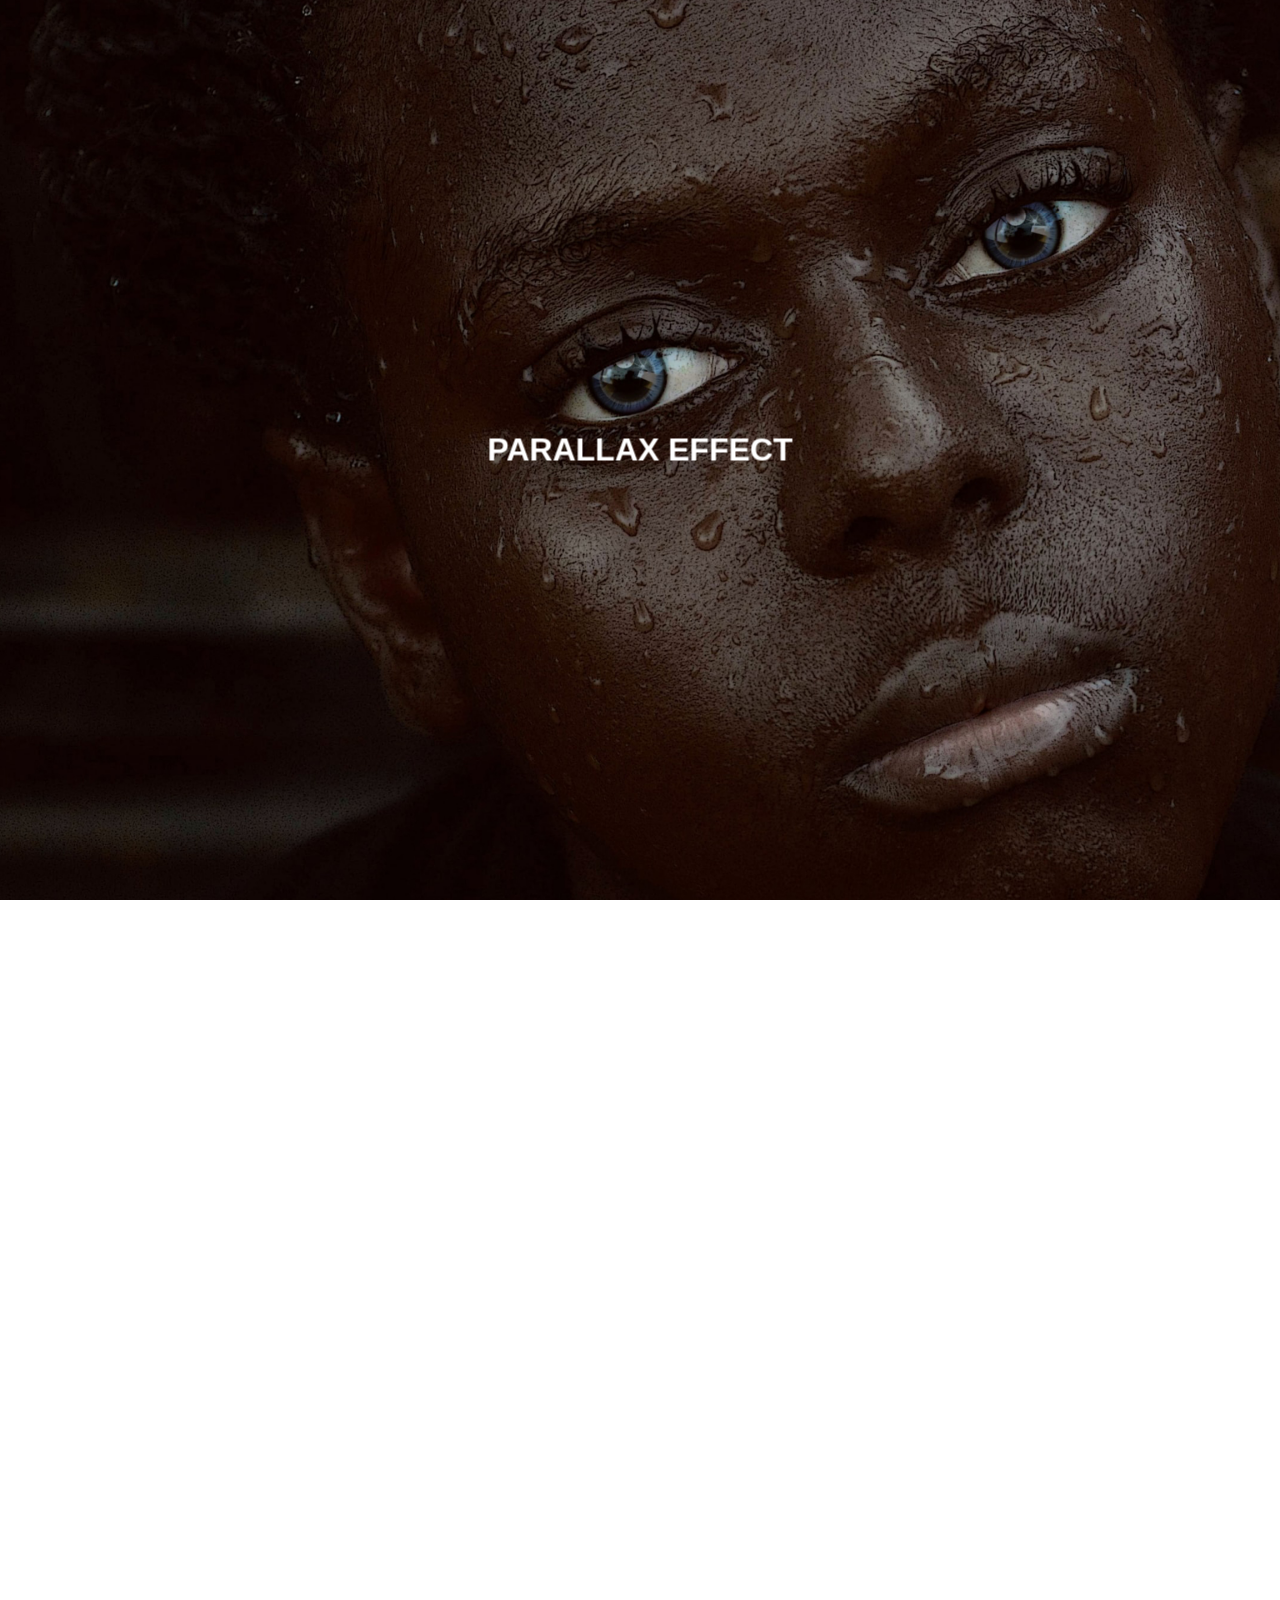
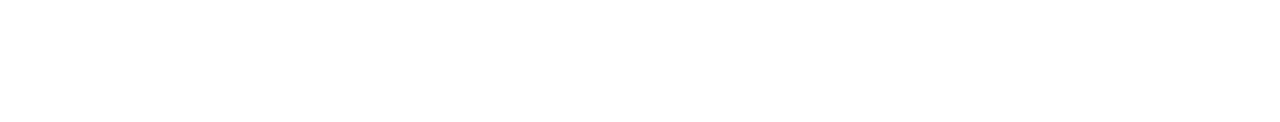
<file: Blog (Parallax)/index.html>
<!DOCTYPE html>
<html lang="en">
    <head>
        <meta charset="UTF-8" />
        <meta name="viewport" content="width=device-width, initial-scale=1.0" />
        <title>Parallax Effect | Pure CSS</title>
        <link rel="stylesheet" href="style.css" />
    </head>
    <body>
        <div class="container">
            <p>
                Lorem ipsum dolor sit amet consectetur adipisicing elit. Asperiores harum veritatis
                nemo magni odio reprehenderit atque, esse animi porro suscipit vero nobis modi quis.
                Exercitationem quasi beatae, assumenda officia illum sunt. Cum voluptas maiores
                vitae eius hic inventore deleniti placeat perferendis quam ut nostrum maxime optio
                voluptatibus ab laboriosam, quia consectetur atque minus? Adipisci amet aut sint
                voluptates delectus aperiam? Veniam ab illum enim in libero nihil culpa explicabo
                perspiciatis veritatis non repellendus architecto excepturi nostrum porro voluptatem
                aperiam animi asperiores, a voluptatibus temporibus minima voluptas ipsa! Recusandae
                nostrum, aut, voluptates est error iusto, eaque excepturi soluta quas maiores amet.
            </p>
            <p>
                Lorem ipsum, dolor sit amet consectetur adipisicing elit. Rerum perferendis error
                debitis deleniti obcaecati nisi dignissimos doloribus omnis incidunt neque.
                Aspernatur, odit. Natus, porro adipisci corporis perspiciatis aspernatur illum
                repellendus vitae explicabo, ex reiciendis molestiae id dicta quos repudiandae at.
            </p>
            <p>
                Lorem ipsum dolor sit amet consectetur adipisicing elit. Asperiores harum veritatis
                nemo magni odio reprehenderit atque, esse animi porro suscipit vero nobis modi quis.
                Exercitationem quasi beatae, assumenda officia illum sunt. Cum voluptas maiores
                vitae eius hic inventore deleniti placeat perferendis quam ut nostrum maxime optio
                voluptatibus ab laboriosam, quia consectetur atque minus? Adipisci amet aut sint
                voluptates delectus aperiam? Veniam ab illum enim in libero nihil culpa explicabo
                perspiciatis veritatis non repellendus architecto excepturi nostrum porro voluptatem
                aperiam animi asperiores, a voluptatibus temporibus minima voluptas ipsa! Recusandae
                nostrum, aut, voluptates est error iusto, eaque excepturi soluta quas maiores amet.
            </p>
            <p>
                Lorem ipsum, dolor sit amet consectetur adipisicing elit. Rerum perferendis error
                debitis deleniti obcaecati nisi dignissimos doloribus omnis incidunt neque.
                Aspernatur, odit. Natus, porro adipisci corporis perspiciatis aspernatur illum
                repellendus vitae explicabo, ex reiciendis molestiae id dicta quos repudiandae at.
            </p>
            <p>
                Lorem ipsum dolor sit amet consectetur adipisicing elit. Asperiores harum veritatis
                nemo magni odio reprehenderit atque, esse animi porro suscipit vero nobis modi quis.
                Exercitationem quasi beatae, assumenda officia illum sunt. Cum voluptas maiores
                vitae eius hic inventore deleniti placeat perferendis quam ut nostrum maxime optio
                voluptatibus ab laboriosam, quia consectetur atque minus? Adipisci amet aut sint
                voluptates delectus aperiam? Veniam ab illum enim in libero nihil culpa explicabo
                perspiciatis veritatis non repellendus architecto excepturi nostrum porro voluptatem
                aperiam animi asperiores, a voluptatibus temporibus minima voluptas ipsa! Recusandae
                nostrum, aut, voluptates est error iusto, eaque excepturi soluta quas maiores amet.
            </p>
            <p>
                Lorem ipsum, dolor sit amet consectetur adipisicing elit. Rerum perferendis error
                debitis deleniti obcaecati nisi dignissimos doloribus omnis incidunt neque.
                Aspernatur, odit. Natus, porro adipisci corporis perspiciatis aspernatur illum
                repellendus vitae explicabo, ex reiciendis molestiae id dicta quos repudiandae at.
            </p>
        </div>
        <header>
            <h1>Parallax Effect</h1>
        </header>
    </body>
</html>
</file>
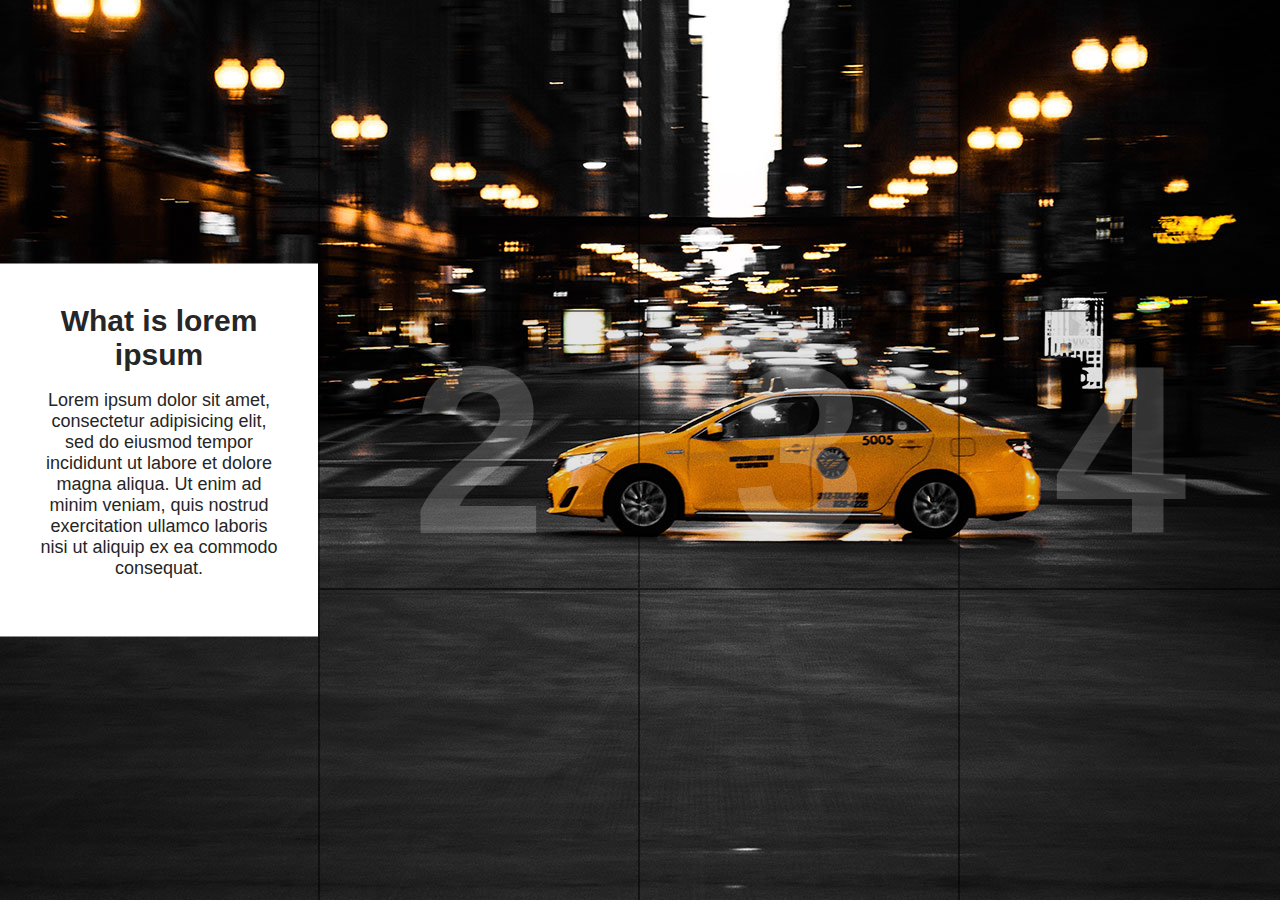
<file: HeroSection (Grid)/index.html>
<!DOCTYPE html>
<html>
<head>
<title>Hero Section Hover Effects</title>
<link rel="stylesheet" type="text/css" href="style.css">
</head>
<body>
	<div class="container">
		<div class="column active">
			<div class="content">
				<h1>1</h1>
				<div class="box">
					<h2>What is lorem ipsum</h2>
					<p>Lorem ipsum dolor sit amet, consectetur adipisicing elit, sed do eiusmod
					tempor incididunt ut labore et dolore magna aliqua. Ut enim ad minim veniam,
					quis nostrud exercitation ullamco laboris nisi ut aliquip ex ea commodo
					consequat.</p>
				</div>
			</div>
			<div class="bg bg1"></div>
		</div>
		<div class="column">
			<div class="content">
				<h1>2</h1>
				<div class="box">
					<h2>What is lorem ipsum</h2>
					<p>Lorem ipsum dolor sit amet, consectetur adipisicing elit, sed do eiusmod
					tempor incididunt ut labore et dolore magna aliqua. Ut enim ad minim veniam,
					quis nostrud exercitation ullamco laboris nisi ut aliquip ex ea commodo
					consequat.</p>
				</div>
			</div>
			<div class="bg bg2"></div>
		</div>
		<div class="column">
			<div class="content">
				<h1>3</h1>
				<div class="box">
					<h2>What is lorem ipsum</h2>
					<p>Lorem ipsum dolor sit amet, consectetur adipisicing elit, sed do eiusmod
					tempor incididunt ut labore et dolore magna aliqua. Ut enim ad minim veniam,
					quis nostrud exercitation ullamco laboris nisi ut aliquip ex ea commodo
					consequat.</p>
				</div>
			</div>
			<div class="bg bg3"></div>
		</div>
		<div class="column">
			<div class="content">
				<h1>4</h1>
				<div class="box">
					<h2>What is lorem ipsum</h2>
					<p>Lorem ipsum dolor sit amet, consectetur adipisicing elit, sed do eiusmod
					tempor incididunt ut labore et dolore magna aliqua. Ut enim ad minim veniam,
					quis nostrud exercitation ullamco laboris nisi ut aliquip ex ea commodo
					consequat.</p>
				</div>
			</div>
			<div class="bg bg4"></div>
		</div>
	</div>
	<script src="https://code.jquery.com/jquery-3.3.1.js"></script>
	<script type="text/javascript">
		$(document).on('mouseover', '.container .column', function(){
			$(this).addClass('active').siblings().removeClass('active')
		})
	</script>
</body>
</html>
</file>
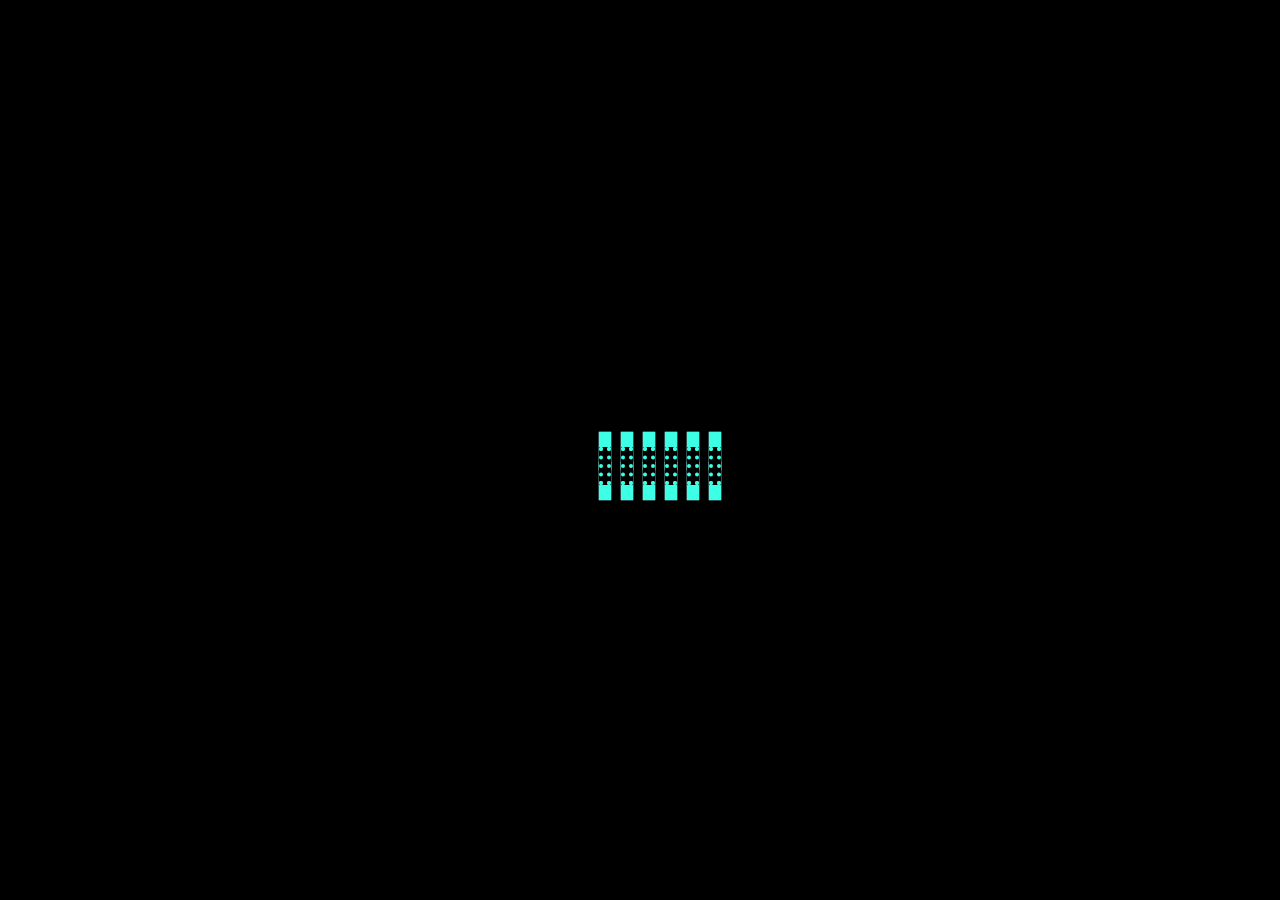
<file: Page Loading Icon (Animation)/loadingIcon.html>
<!DOCTYPE html>
<html lang="en">
<head>
    <meta charset="UTF-8">
    <meta name="viewport" content="width=device-width, initial-scale=1.0">
    <title>Document</title>
    <link rel="stylesheet" href="loadingIcon.css">
</head>
<body>
    <ul>
        <li></li>
        <li></li>
        <li></li>
        <li></li>
        <li></li>
        <li></li>
    </ul>
</body>
</html>
</file>
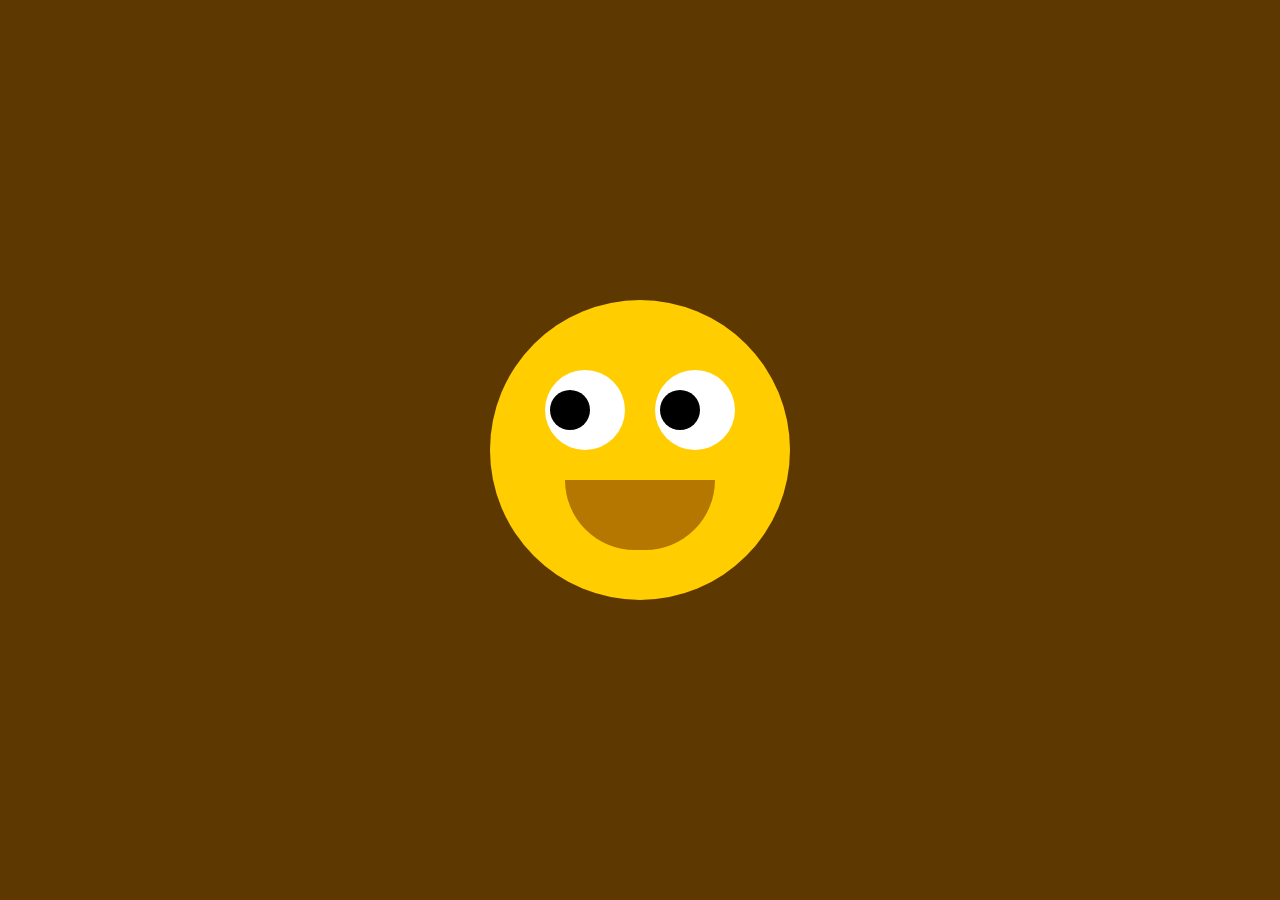
<file: Smiley Face (Animation)/Smiley-Face.html>
<!DOCTYPE html>
<html lang="en">

<head>
    <meta charset="UTF-8">
    <meta name="viewport" content="width=device-width, initial-scale=1.0">
    <title>Smiley Face</title>
    <link rel="stylesheet" href="Smiley-Face.css">
</head>

<body>
    <div class="face">
        <div class="eyes">
            <div class="eye"></div>
            <div class="eye"></div>
        </div>
    </div>
</body>

</html>
</file>
<file: Blog (Parallax)/style.css>
html {
    margin: 0;
    padding: 0;
    width: 100%;
    height: 100%;
    overflow: hidden;
    font-family: "Monument Extended", Arial, Helvetica, sans-serif;
}

body {
    color: white;
    margin: 0;
    padding: 0;
    perspective: 1px;
    transform-style: preserve-3d;
    height: 100%;
    width: 100%;
    overflow-y: scroll;
    overflow-x: hidden;
}

header {
    box-sizing: border-box;
    min-height: 100vh;
    position: relative;
    transform-style: inherit;
    width: 100vw;
    text-align: center;
    text-transform: uppercase;
}

header h1 {
    margin: 0;
    position: absolute;
    top: 50%;
    left: 50%;
    transform: translate(-50%, -50%);
}

header,
header:before {
    background: 50% 50% / cover;
}

header::before {
    content: "";
    position: absolute;
    top: 0;
    left: 0;
    right: 0;
    bottom: 0;
    display: block;
    background: url(HERO.jpeg);
    background-size: cover;
    transform-origin: center center 0;
    transform: translateZ(-1px) scale(2);
    z-index: -1;
    min-height: 100vh;
}

.container {
    z-index: 2;
    position: absolute;
    top: 100vh;
    background: black;
    line-height: 30px;
    font-weight: lighter;
    padding: 40px;
    color: grey;
}
</file>
<file: HeroSection (Grid)/style.css>
body {
	margin: 0;
	padding: 0;
	font-family: sans-serif;
	/*background: #000;*/
}

.container {
	width: 100%;
	height: 100vh;
	overflow: hidden;
}

.container .column {
	width: 25%;
	height: 100%;
	float: left;
	border-right: 2px solid rgba(0, 0, 0, .5);
	box-sizing: border-box;
	z-index: 1;
}

.container .column:last-child {
	border-right: none;
}

.container .column .content {
	position: relative;
	height: 100%;
}

.container .column .content h1 {
	position: absolute;
	top: 50%;
	transform: translateY(-50%);
	width: 100%;
	background: rgba(0, 0, 0, .1);
	text-align: center;
	margin: 0;
	padding: 0;
	color: rgba(255, 255, 255, .2);
	font-size: 15em;
	border-top: 2px solid rgba(0, 0, 0, .5);
	border-bottom: 2px solid rgba(0, 0, 0, .5);
}

.container .column .content .box {
	position: absolute;
	top: 50%;
	transform: translateY(100%);
	box-sizing: border-box;
	padding: 40px;
	background: rgba(255, 255, 255, 1);
	text-align: center;
	transition: 0.5s;
	opacity: 0;
}

.container .column.active .content .box {
	opacity: 1;
	transform: translateY(-50%);
}

.container .column .content .box h2 {
	margin: 0;
	padding: 0;
	font-size: 30px;
	color: #262626;
}

.container .column .content .box p {
	color: #262626;
	font-size: 18px;
}

.container .column .bg {
	position: absolute;
	top: 0;
	left: 0;
	width: 100%;
	height: 100%;
	pointer-events: none;
	z-index: -1;
}

.container .column.active .bg.bg1 {
	background: url(bg1.jpg);
	background-size: cover;
	background-attachment: fixed;
	background-position: center;
	transition: 0.5s
}

.container .column.active .bg.bg2 {
	background: url(bg2.jpg);
	background-size: cover;
	background-attachment: fixed;
	background-position: center;
	transition: 0.5s
}

.container .column.active .bg.bg3 {
	background: url(bg3.jpg);
	background-size: cover;
	background-attachment: fixed;
	background-position: center;
	transition: 0.5s
}

.container .column.active .bg.bg4 {
	background: url(bg4.jpg);
	background-size: cover;
	background-attachment: fixed;
	background-position: center;
	transition: 0.5s
}
</file>
<file: Page Loading Icon (Animation)/loadingIcon.css>
body {
    margin: 0;
    padding: 0;
    background-color: black;
}

ul {
    position: absolute;
    top: 50%;
    left: 50%;
    transform: translate(-50%, -50%);
    display: flex;
}

ul li {
    /* border-right: 2px solid red; */
    /* border-left: 2px solid red; */
    border: 4px dotted rgb(60, 255, 229);
    /* border: 4px double rgb(255, 255, 255); */
    list-style: none;
    width: 4px;
    height: 30px;
    background: rgb(0, 0, 0);
    margin: 0px 5px;
    animation: animate .7s ease-in-out infinite alternate;
    box-shadow: 0px 15px 1px rgb(60, 255, 229, 1), 0px -15px 1px rgb(60, 255, 229, 1), 0px 15px 1px rgb(255, 255, 255), 0px -15px 1px rgb(255, 255, 255);
}

@keyframes animate {
    0% {
        transform: scaleY(1);
    }

    25% {
        transform: scaleY(1);
    }

    50% {
        transform: scaleY(1);
    }

    75% {
        transform: scaleY(1);
    }

    100% {
        transform: scaleY(3);
    }
}

ul li:nth-child(1) {
    animation-delay: .1s;
}

ul li:nth-child(2) {
    animation-delay: .2s;
}

ul li:nth-child(3) {
    animation-delay: .3s;
}

ul li:nth-child(4) {
    animation-delay: .4s;
}

ul li:nth-child(5) {
    animation-delay: .5s;
}

ul li:nth-child(6) {
    animation-delay: .6s;
}
</file>
<file: Smiley Face (Animation)/Smiley-Face.css>
* {
    margin: 0;
    padding: 0;
    box-sizing: border-box;
}

body {
    display: flex;
    justify-content: center;
    align-items: center;
    min-height: 100vh;
    background: #5d3800;
}

.face {
    position: relative;
    width: 300px;
    height: 300px;
    border-radius: 50%;
    background: #ffcd00;
    display: flex;
    justify-content: center;
    align-items: center;
}

.face::before {
    content: '';
    position: absolute;
    top: 180px;
    width: 150px;
    height: 70px;
    background: #b57700;
    border-bottom-left-radius: 70px;
    border-bottom-right-radius: 70px;
    transition: 0.5s all; /* Apply transition to all properties */
}

.face:hover::before {
    top: 210px;
    width: 150px;
    height: 20px;
    background: #b57700;
    border-bottom-left-radius: 0px;
    border-bottom-right-radius: 0px;
}

.eyes {
    position: relative;
    top: -40px;
    display: flex;
}

.eyes .eye {
    position: relative;
    width: 80px;
    height: 80px;
    display: block;
    background: #fff;
    margin: 0 15px;
    border-radius: 50%;
}

.eyes .eye::before {
    content: '';
    position: absolute;
    top: 50%;
    left: 25px;
    transform: translate(-50%, -50%);
    width: 40px;
    height: 40px;
    background: #000;
    border-radius: 50%;
</file>
